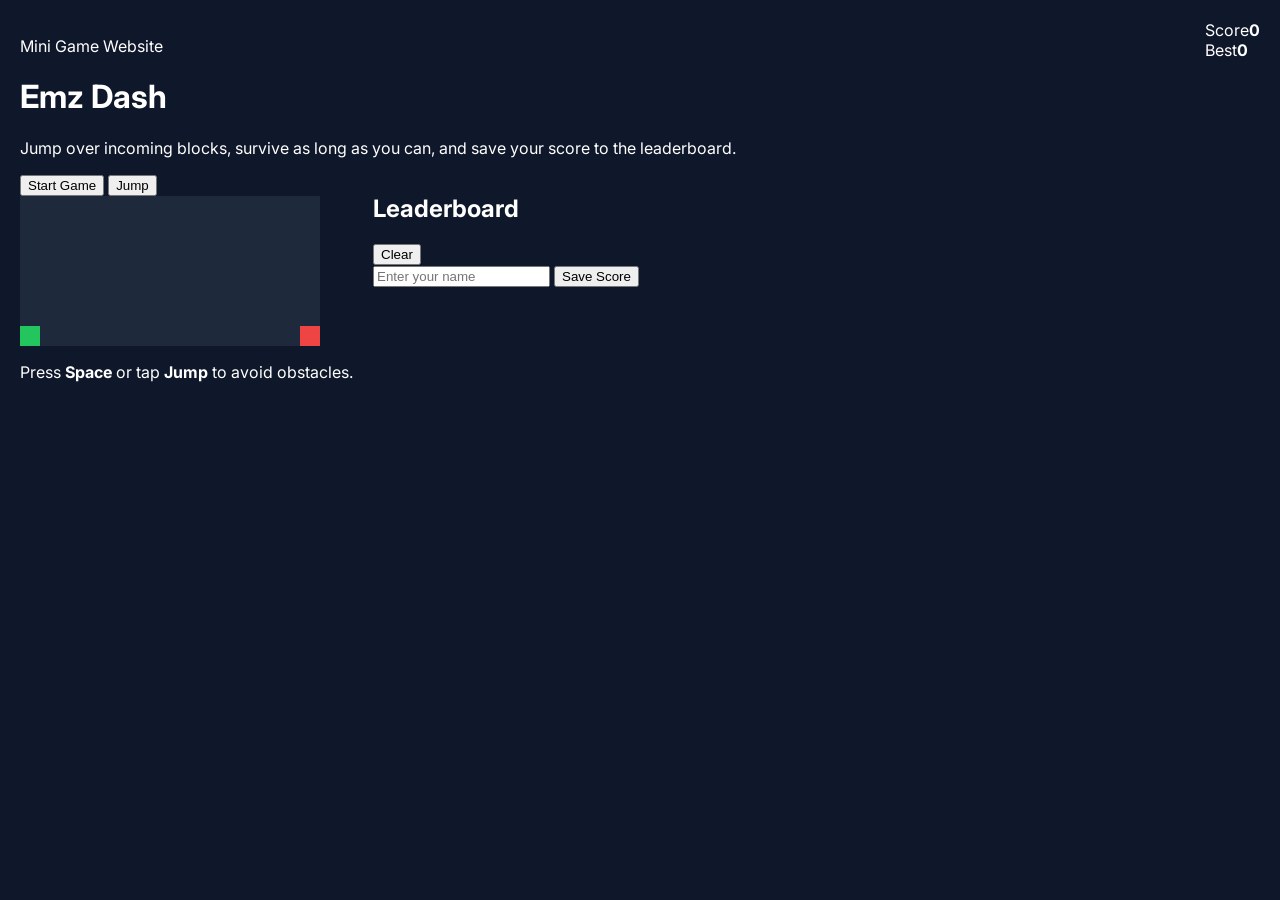
<file: index.html>
<!DOCTYPE html>
<html lang="en">
<head>
  <meta charset="UTF-8" />
  <meta name="viewport" content="width=device-width, initial-scale=1.0" />
  <title>Emz Dash</title>
  <link rel="preconnect" href="https://fonts.googleapis.com">
  <link rel="preconnect" href="https://fonts.gstatic.com" crossorigin>
  <link href="https://fonts.googleapis.com/css2?family=Inter:wght@400;600;700;800&display=swap" rel="stylesheet">
  <link rel="stylesheet" href="styles.css" />
</head>
<body>
  <div class="wrap">
    <header class="hero">
      <div>
        <p class="eyebrow">Mini Game Website</p>
        <h1>Emz Dash</h1>
        <p class="sub">Jump over incoming blocks, survive as long as you can, and save your score to the leaderboard.</p>
      </div>
      <div class="stats">
        <div class="card"><span>Score</span><strong id="score">0</strong></div>
        <div class="card"><span>Best</span><strong id="best">0</strong></div>
      </div>
    </header>

    <main class="grid">
      <section class="game-panel">
        <div class="controls">
          <button id="startBtn">Start Game</button>
          <button id="jumpBtn">Jump</button>
        </div>
        <div class="game-shell">
          <div id="game">
            <div id="player"></div>
            <div id="obstacle"></div>
            <div class="ground"></div>
          </div>
        </div>
        <p class="help">Press <strong>Space</strong> or tap <strong>Jump</strong> to avoid obstacles.</p>
      </section>

      <aside class="leaderboard-panel">
        <div class="leaderboard-head">
          <h2>Leaderboard</h2>
          <button id="clearBoard" class="ghost">Clear</button>
        </div>
        <form id="saveForm" class="save-form">
          <input id="playerName" maxlength="18" placeholder="Enter your name" />
          <button type="submit">Save Score</button>
        </form>
        <ol id="leaderboard"></ol>
      </aside>
    </main>
  </div>

  <script src="script.js"></script>
</body>
</html>
</file>
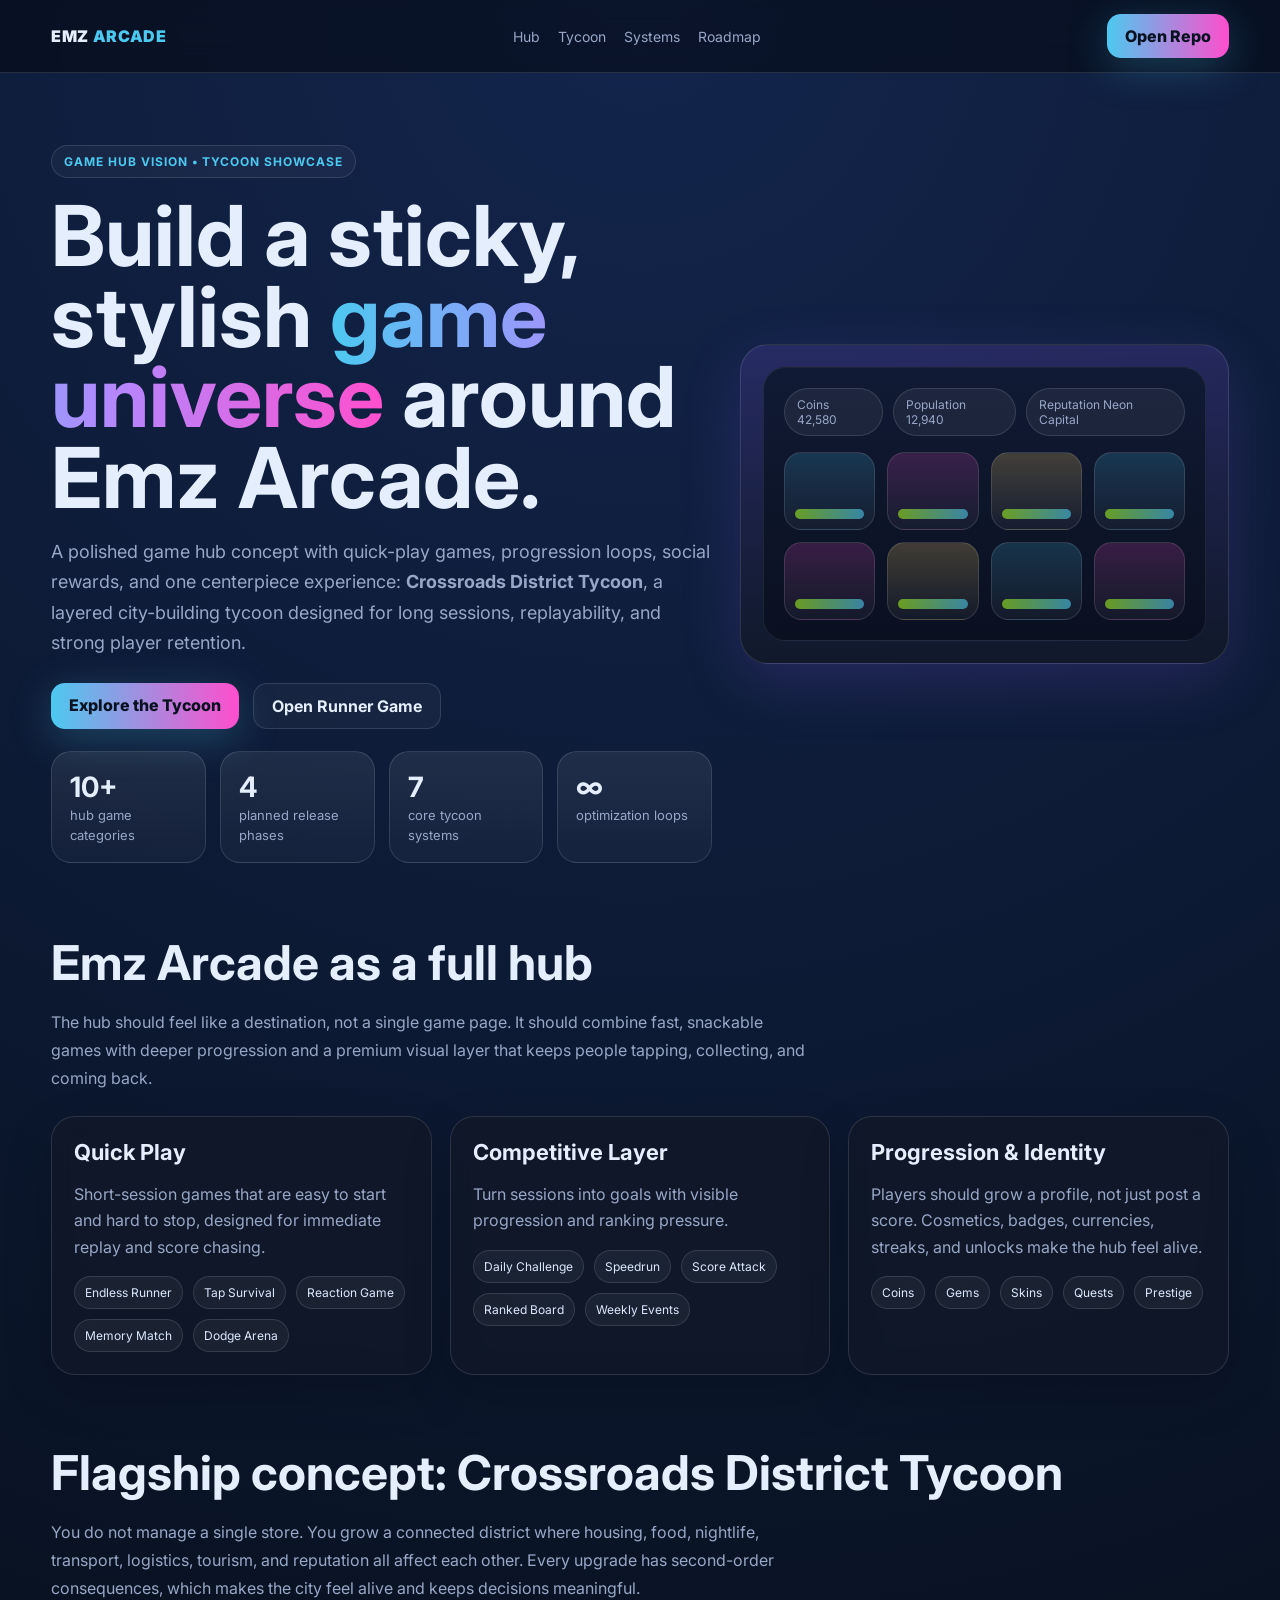
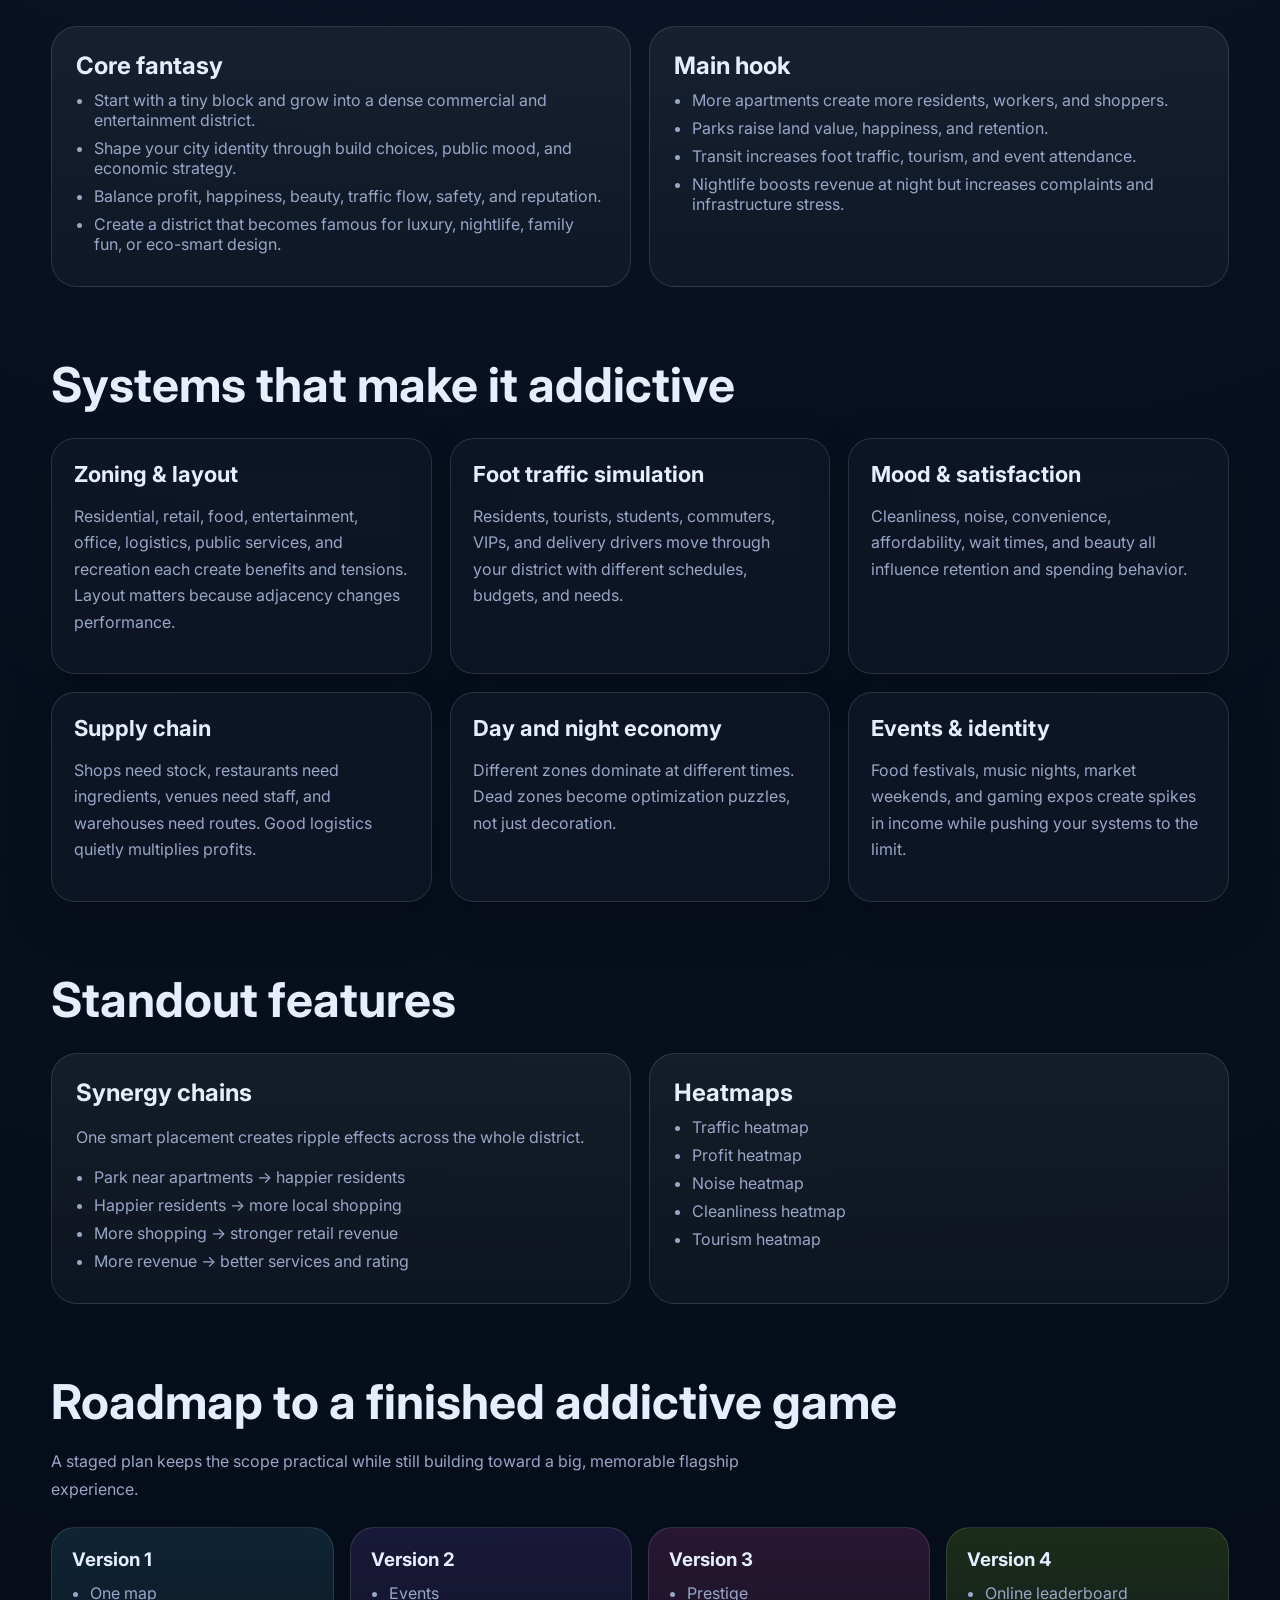
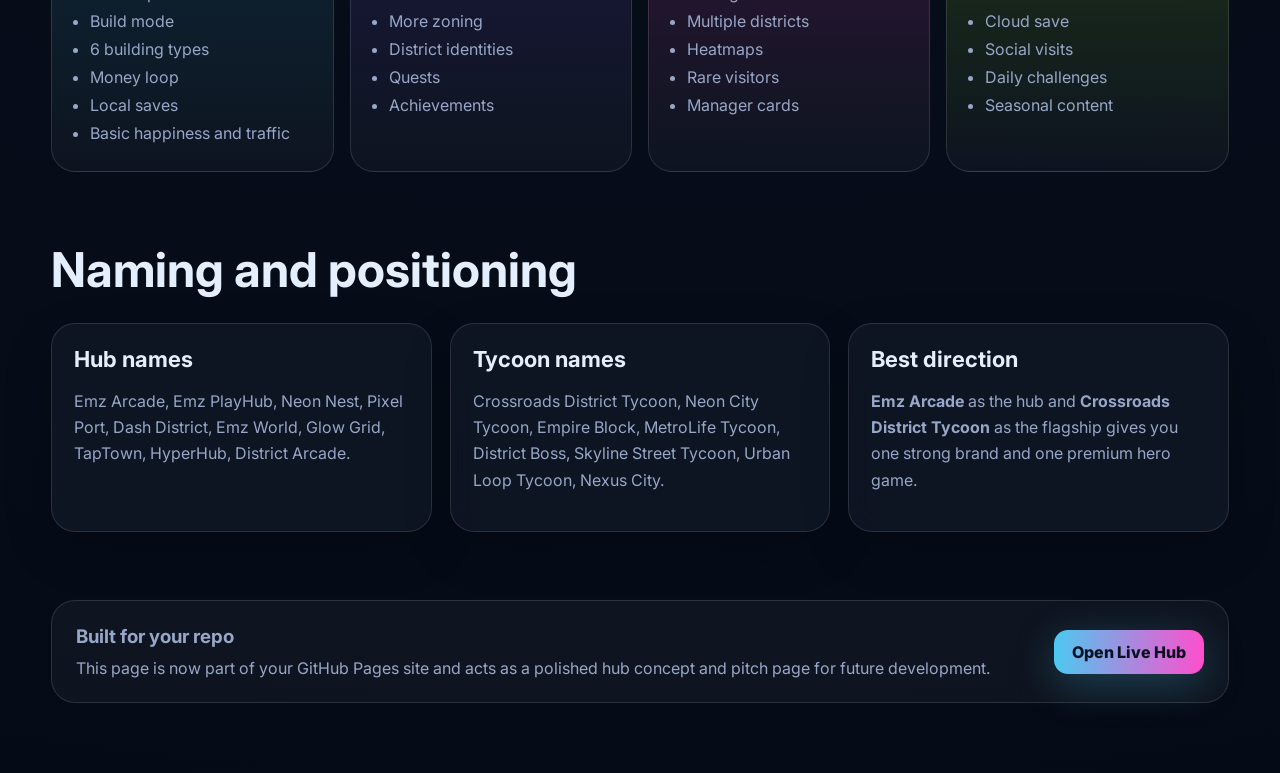
<file: hub.html>
<!DOCTYPE html>
<html lang="en">
<head>
  <meta charset="UTF-8" />
  <meta name="viewport" content="width=device-width, initial-scale=1.0" />
  <title>Emz Arcade - Crossroads District Tycoon</title>
  <link rel="preconnect" href="https://fonts.googleapis.com">
  <link rel="preconnect" href="https://fonts.gstatic.com" crossorigin>
  <link href="https://fonts.googleapis.com/css2?family=Inter:wght@400;500;600;700;800;900&display=swap" rel="stylesheet">
  <style>
    :root{--bg:#081120;--bg2:#0d1830;--card:rgba(17,24,39,.72);--line:rgba(255,255,255,.12);--text:#e5eefc;--muted:#98a7c7;--blue:#4cc9f0;--purple:#8b5cf6;--pink:#ff4ecd;--lime:#9ef01a;--gold:#ffd166}
    *{box-sizing:border-box}html{scroll-behavior:smooth}body{margin:0;font-family:Inter,sans-serif;background:radial-gradient(circle at top,#13254d 0,#081120 45%,#050b16 100%);color:var(--text)}
    a{text-decoration:none;color:inherit}.container{width:min(1180px,92vw);margin:0 auto}.nav{position:sticky;top:0;backdrop-filter:blur(14px);background:rgba(5,11,22,.62);border-bottom:1px solid var(--line);z-index:20}.nav-inner{display:flex;align-items:center;justify-content:space-between;padding:14px 0}.brand{font-weight:900;letter-spacing:.04em}.brand span{color:var(--blue)}.nav-links{display:flex;gap:18px;color:var(--muted);font-size:14px}.cta{padding:12px 18px;border-radius:14px;background:linear-gradient(90deg,var(--blue),var(--pink));color:#081120;font-weight:800;box-shadow:0 10px 40px rgba(76,201,240,.25)}
    .hero{padding:72px 0 36px;position:relative;overflow:hidden}.hero-grid{display:grid;grid-template-columns:1.15fr .85fr;gap:28px;align-items:center}.eyebrow{display:inline-flex;gap:8px;align-items:center;padding:8px 12px;border:1px solid var(--line);border-radius:999px;background:rgba(255,255,255,.04);color:var(--blue);font-size:12px;font-weight:700;text-transform:uppercase;letter-spacing:.08em}.hero h1{font-size:clamp(42px,7vw,84px);line-height:.96;margin:18px 0 14px}.grad{background:linear-gradient(90deg,var(--blue),#b388ff,var(--pink));-webkit-background-clip:text;background-clip:text;color:transparent}.hero p{font-size:18px;color:var(--muted);max-width:660px;line-height:1.7}.hero-actions{display:flex;gap:14px;flex-wrap:wrap;margin:24px 0 16px}.ghost{padding:12px 18px;border-radius:14px;border:1px solid var(--line);background:rgba(255,255,255,.04);font-weight:700}.hero-stats{display:grid;grid-template-columns:repeat(4,1fr);gap:14px;margin-top:22px}.stat{padding:18px;border:1px solid var(--line);border-radius:20px;background:linear-gradient(180deg,rgba(255,255,255,.08),rgba(255,255,255,.03))}.stat strong{display:block;font-size:28px}.stat span{color:var(--muted);font-size:13px}
    .showcase{position:relative;padding:22px;border:1px solid var(--line);border-radius:28px;background:linear-gradient(180deg,rgba(139,92,246,.18),rgba(17,24,39,.8));box-shadow:0 18px 60px rgba(139,92,246,.18)}.screen{border-radius:22px;padding:20px;background:linear-gradient(180deg,#101a34,#0a1020);border:1px solid rgba(255,255,255,.08)}.topbar{display:flex;justify-content:space-between;gap:10px;margin-bottom:16px}.pill{padding:8px 12px;border-radius:999px;background:rgba(255,255,255,.06);border:1px solid var(--line);font-size:12px;color:var(--muted)}.city{display:grid;grid-template-columns:repeat(4,1fr);gap:12px}.tile{height:78px;border-radius:18px;background:linear-gradient(180deg,rgba(76,201,240,.18),rgba(255,255,255,.04));border:1px solid var(--line);position:relative;overflow:hidden}.tile::after{content:'';position:absolute;inset:auto 10px 10px 10px;height:10px;border-radius:999px;background:linear-gradient(90deg,var(--lime),var(--blue));opacity:.6}.tile.alt{background:linear-gradient(180deg,rgba(255,78,205,.18),rgba(255,255,255,.04))}.tile.gold{background:linear-gradient(180deg,rgba(255,209,102,.22),rgba(255,255,255,.04))}
    .section{padding:34px 0}.section h2{font-size:clamp(30px,4vw,48px);margin:0 0 12px}.section p.lead{color:var(--muted);max-width:760px;line-height:1.75}.cards{display:grid;grid-template-columns:repeat(3,1fr);gap:18px;margin-top:24px}.card{padding:22px;border-radius:24px;border:1px solid var(--line);background:var(--card);backdrop-filter:blur(12px);box-shadow:0 18px 50px rgba(0,0,0,.16)}.card h3{margin:0 0 10px;font-size:22px}.card p,.card li{color:var(--muted);line-height:1.65}.tag-row{display:flex;flex-wrap:wrap;gap:10px;margin-top:12px}.tag{padding:8px 10px;border-radius:999px;background:rgba(255,255,255,.05);border:1px solid var(--line);font-size:12px;color:#dbe8ff}
    .feature-grid{display:grid;grid-template-columns:repeat(2,1fr);gap:18px;margin-top:24px}.feature{padding:24px;border-radius:26px;border:1px solid var(--line);background:linear-gradient(180deg,rgba(255,255,255,.06),rgba(255,255,255,.03))}.feature h3{margin:0 0 10px;font-size:24px}.feature ul{margin:0;padding-left:18px}.feature li{margin:8px 0;color:var(--muted)}
    .roadmap{display:grid;grid-template-columns:repeat(4,1fr);gap:16px;margin-top:24px}.phase{padding:20px;border-radius:24px;background:linear-gradient(180deg,rgba(76,201,240,.12),rgba(255,255,255,.03));border:1px solid var(--line)}.phase:nth-child(2){background:linear-gradient(180deg,rgba(139,92,246,.14),rgba(255,255,255,.03))}.phase:nth-child(3){background:linear-gradient(180deg,rgba(255,78,205,.14),rgba(255,255,255,.03))}.phase:nth-child(4){background:linear-gradient(180deg,rgba(158,240,26,.14),rgba(255,255,255,.03))}.phase h3{margin:0 0 12px}.phase ul{padding-left:18px;margin:0}.phase li{margin:8px 0;color:var(--muted)}
    .footer{padding:34px 0 70px;color:var(--muted)}.footer-box{padding:24px;border-radius:24px;border:1px solid var(--line);background:rgba(255,255,255,.04);display:flex;justify-content:space-between;align-items:center;gap:18px}
    @media (max-width: 980px){.hero-grid,.cards,.roadmap,.feature-grid{grid-template-columns:1fr}.hero-stats{grid-template-columns:repeat(2,1fr)}.nav-links{display:none}.footer-box{flex-direction:column;align-items:flex-start}}
  </style>
</head>
<body>
  <nav class="nav">
    <div class="container nav-inner">
      <div class="brand">EMZ <span>ARCADE</span></div>
      <div class="nav-links">
        <a href="#hub">Hub</a>
        <a href="#tycoon">Tycoon</a>
        <a href="#systems">Systems</a>
        <a href="#roadmap">Roadmap</a>
      </div>
      <a class="cta" href="https://github.com/1emz-oss/Emzweb">Open Repo</a>
    </div>
  </nav>

  <header class="hero">
    <div class="container hero-grid">
      <div>
        <div class="eyebrow">Game Hub Vision • Tycoon Showcase</div>
        <h1>Build a sticky, stylish <span class="grad">game universe</span> around Emz Arcade.</h1>
        <p>A polished game hub concept with quick-play games, progression loops, social rewards, and one centerpiece experience: <strong>Crossroads District Tycoon</strong>, a layered city-building tycoon designed for long sessions, replayability, and strong player retention.</p>
        <div class="hero-actions">
          <a class="cta" href="#tycoon">Explore the Tycoon</a>
          <a class="ghost" href="index.html">Open Runner Game</a>
        </div>
        <div class="hero-stats">
          <div class="stat"><strong>10+</strong><span>hub game categories</span></div>
          <div class="stat"><strong>4</strong><span>planned release phases</span></div>
          <div class="stat"><strong>7</strong><span>core tycoon systems</span></div>
          <div class="stat"><strong>∞</strong><span>optimization loops</span></div>
        </div>
      </div>
      <div class="showcase">
        <div class="screen">
          <div class="topbar">
            <span class="pill">Coins 42,580</span>
            <span class="pill">Population 12,940</span>
            <span class="pill">Reputation Neon Capital</span>
          </div>
          <div class="city">
            <div class="tile"></div>
            <div class="tile alt"></div>
            <div class="tile gold"></div>
            <div class="tile"></div>
            <div class="tile alt"></div>
            <div class="tile gold"></div>
            <div class="tile"></div>
            <div class="tile alt"></div>
          </div>
        </div>
      </div>
    </div>
  </header>

  <section id="hub" class="section">
    <div class="container">
      <h2>Emz Arcade as a full hub</h2>
      <p class="lead">The hub should feel like a destination, not a single game page. It should combine fast, snackable games with deeper progression and a premium visual layer that keeps people tapping, collecting, and coming back.</p>
      <div class="cards">
        <article class="card">
          <h3>Quick Play</h3>
          <p>Short-session games that are easy to start and hard to stop, designed for immediate replay and score chasing.</p>
          <div class="tag-row">
            <span class="tag">Endless Runner</span><span class="tag">Tap Survival</span><span class="tag">Reaction Game</span><span class="tag">Memory Match</span><span class="tag">Dodge Arena</span>
          </div>
        </article>
        <article class="card">
          <h3>Competitive Layer</h3>
          <p>Turn sessions into goals with visible progression and ranking pressure.</p>
          <div class="tag-row">
            <span class="tag">Daily Challenge</span><span class="tag">Speedrun</span><span class="tag">Score Attack</span><span class="tag">Ranked Board</span><span class="tag">Weekly Events</span>
          </div>
        </article>
        <article class="card">
          <h3>Progression & Identity</h3>
          <p>Players should grow a profile, not just post a score. Cosmetics, badges, currencies, streaks, and unlocks make the hub feel alive.</p>
          <div class="tag-row">
            <span class="tag">Coins</span><span class="tag">Gems</span><span class="tag">Skins</span><span class="tag">Quests</span><span class="tag">Prestige</span>
          </div>
        </article>
      </div>
    </div>
  </section>

  <section id="tycoon" class="section">
    <div class="container">
      <h2>Flagship concept: Crossroads District Tycoon</h2>
      <p class="lead">You do not manage a single store. You grow a connected district where housing, food, nightlife, transport, logistics, tourism, and reputation all affect each other. Every upgrade has second-order consequences, which makes the city feel alive and keeps decisions meaningful.</p>
      <div class="feature-grid">
        <div class="feature">
          <h3>Core fantasy</h3>
          <ul>
            <li>Start with a tiny block and grow into a dense commercial and entertainment district.</li>
            <li>Shape your city identity through build choices, public mood, and economic strategy.</li>
            <li>Balance profit, happiness, beauty, traffic flow, safety, and reputation.</li>
            <li>Create a district that becomes famous for luxury, nightlife, family fun, or eco-smart design.</li>
          </ul>
        </div>
        <div class="feature">
          <h3>Main hook</h3>
          <ul>
            <li>More apartments create more residents, workers, and shoppers.</li>
            <li>Parks raise land value, happiness, and retention.</li>
            <li>Transit increases foot traffic, tourism, and event attendance.</li>
            <li>Nightlife boosts revenue at night but increases complaints and infrastructure stress.</li>
          </ul>
        </div>
      </div>
    </div>
  </section>

  <section id="systems" class="section">
    <div class="container">
      <h2>Systems that make it addictive</h2>
      <div class="cards">
        <article class="card">
          <h3>Zoning & layout</h3>
          <p>Residential, retail, food, entertainment, office, logistics, public services, and recreation each create benefits and tensions. Layout matters because adjacency changes performance.</p>
        </article>
        <article class="card">
          <h3>Foot traffic simulation</h3>
          <p>Residents, tourists, students, commuters, VIPs, and delivery drivers move through your district with different schedules, budgets, and needs.</p>
        </article>
        <article class="card">
          <h3>Mood & satisfaction</h3>
          <p>Cleanliness, noise, convenience, affordability, wait times, and beauty all influence retention and spending behavior.</p>
        </article>
        <article class="card">
          <h3>Supply chain</h3>
          <p>Shops need stock, restaurants need ingredients, venues need staff, and warehouses need routes. Good logistics quietly multiplies profits.</p>
        </article>
        <article class="card">
          <h3>Day and night economy</h3>
          <p>Different zones dominate at different times. Dead zones become optimization puzzles, not just decoration.</p>
        </article>
        <article class="card">
          <h3>Events & identity</h3>
          <p>Food festivals, music nights, market weekends, and gaming expos create spikes in income while pushing your systems to the limit.</p>
        </article>
      </div>
    </div>
  </section>

  <section class="section">
    <div class="container">
      <h2>Standout features</h2>
      <div class="feature-grid">
        <div class="feature">
          <h3>Synergy chains</h3>
          <p class="lead">One smart placement creates ripple effects across the whole district.</p>
          <ul>
            <li>Park near apartments → happier residents</li>
            <li>Happier residents → more local shopping</li>
            <li>More shopping → stronger retail revenue</li>
            <li>More revenue → better services and rating</li>
          </ul>
        </div>
        <div class="feature">
          <h3>Heatmaps</h3>
          <ul>
            <li>Traffic heatmap</li>
            <li>Profit heatmap</li>
            <li>Noise heatmap</li>
            <li>Cleanliness heatmap</li>
            <li>Tourism heatmap</li>
          </ul>
        </div>
      </div>
    </div>
  </section>

  <section id="roadmap" class="section">
    <div class="container">
      <h2>Roadmap to a finished addictive game</h2>
      <p class="lead">A staged plan keeps the scope practical while still building toward a big, memorable flagship experience.</p>
      <div class="roadmap">
        <div class="phase">
          <h3>Version 1</h3>
          <ul><li>One map</li><li>Build mode</li><li>6 building types</li><li>Money loop</li><li>Local saves</li><li>Basic happiness and traffic</li></ul>
        </div>
        <div class="phase">
          <h3>Version 2</h3>
          <ul><li>Events</li><li>More zoning</li><li>District identities</li><li>Quests</li><li>Achievements</li></ul>
        </div>
        <div class="phase">
          <h3>Version 3</h3>
          <ul><li>Prestige</li><li>Multiple districts</li><li>Heatmaps</li><li>Rare visitors</li><li>Manager cards</li></ul>
        </div>
        <div class="phase">
          <h3>Version 4</h3>
          <ul><li>Online leaderboard</li><li>Cloud save</li><li>Social visits</li><li>Daily challenges</li><li>Seasonal content</li></ul>
        </div>
      </div>
    </div>
  </section>

  <section class="section">
    <div class="container">
      <h2>Naming and positioning</h2>
      <div class="cards">
        <article class="card">
          <h3>Hub names</h3>
          <p>Emz Arcade, Emz PlayHub, Neon Nest, Pixel Port, Dash District, Emz World, Glow Grid, TapTown, HyperHub, District Arcade.</p>
        </article>
        <article class="card">
          <h3>Tycoon names</h3>
          <p>Crossroads District Tycoon, Neon City Tycoon, Empire Block, MetroLife Tycoon, District Boss, Skyline Street Tycoon, Urban Loop Tycoon, Nexus City.</p>
        </article>
        <article class="card">
          <h3>Best direction</h3>
          <p><strong>Emz Arcade</strong> as the hub and <strong>Crossroads District Tycoon</strong> as the flagship gives you one strong brand and one premium hero game.</p>
        </article>
      </div>
    </div>
  </section>

  <footer class="footer">
    <div class="container footer-box">
      <div>
        <h3 style="margin:0 0 10px">Built for your repo</h3>
        <div>This page is now part of your GitHub Pages site and acts as a polished hub concept and pitch page for future development.</div>
      </div>
      <a class="cta" href="https://1emz-oss.github.io/Emzweb/hub.html">Open Live Hub</a>
    </div>
  </footer>
</body>
</html>
</file>
<file: styles.css>
body{font-family:Inter,sans-serif;background:#0f172a;color:#fff;margin:0} .wrap{padding:20px} .hero{display:flex;justify-content:space-between} .grid{display:flex;gap:20px} #game{position:relative;width:300px;height:150px;background:#1e293b;overflow:hidden} #player{position:absolute;width:20px;height:20px;background:#22c55e;bottom:0} #obstacle{position:absolute;width:20px;height:20px;background:#ef4444;bottom:0;right:0} ol{padding-left:20px}
</file>
